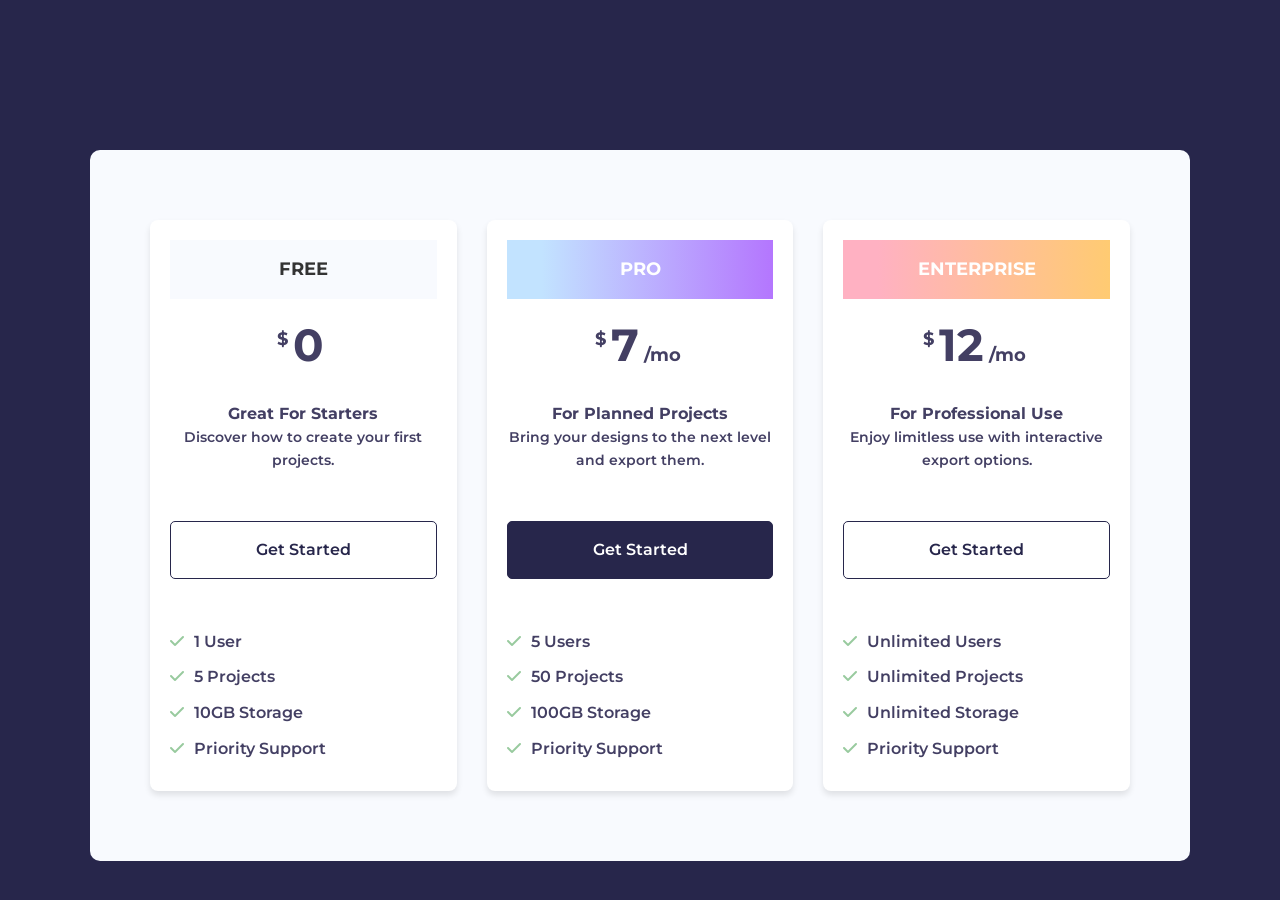
<file: pricing-grid-project/index.html>
<!DOCTYPE html>
<html lang="en">
  <head>
    <meta charset="UTF-8" />
    <meta name="viewport" content="width=device-width, initial-scale=1.0" />
    <link rel="preconnect" href="https://fonts.googleapis.com" />
    <link rel="preconnect" href="https://fonts.gstatic.com" crossorigin />
    <link
      href="https://fonts.googleapis.com/css2?family=Montserrat:ital,wght@0,100..900;1,100..900&display=swap"
      rel="stylesheet"
    />
    <link
      rel="stylesheet"
      href="https://cdnjs.cloudflare.com/ajax/libs/font-awesome/6.5.2/css/all.min.css"
      integrity="sha512-SnH5WK+bZxgPHs44uWIX+LLJAJ9/2PkPKZ5QiAj6Ta86w+fsb2TkcmfRyVX3pBnMFcV7oQPJkl9QevSCWr3W6A=="
      crossorigin="anonymous"
      referrerpolicy="no-referrer"
    />
    <link rel="stylesheet" href="styles.css" />
    <title>Pricing</title>
  </head>
  <body>
    <!-- https://www.uidesigndaily.com/posts/sketch-pricing-cards-ui-design-card-day-1352 -->
    <div class="container">
      <div class="pricing">
        <div class="card card-free">
          <h2>Free</h2>
          <p class="price"><sup>$</sup>0</p>
          <p class="price-info"><strong>Great For Starters</strong></p>
          <p class="main-text">Discover how to create your first projects.</p>
          <a href="#" class="btn">Get Started</a>
          <ul>
            <li><i class="fas fa-check"></i>1 User</li>
            <li><i class="fas fa-check"></i>5 Projects</li>
            <li><i class="fas fa-check"></i>10GB Storage</li>
            <li><i class="fas fa-check"></i>Priority Support</li>
          </ul>
        </div>
        <div class="card card-pro">
          <h2>Pro</h2>
          <p class="price">
            <sup>$</sup>7<span>/mo</span>
          </p>
          <p class="price-info"><strong>For Planned Projects</strong></p>
          <p class="main-text">
            Bring your designs to the next level and export them.
          </p>
          <a href="#" class="btn btn-primary">Get Started</a>
          <ul>
            <li><i class="fas fa-check"></i>5 Users</li>
            <li><i class="fas fa-check"></i>50 Projects</li>
            <li><i class="fas fa-check"></i>100GB Storage</li>
            <li><i class="fas fa-check"></i>Priority Support</li>
          </ul>
        </div>
        <div class="card card-enterprise">
          <h2>Enterprise</h2>
          <p class="price">
            <sup>$</sup>12<span>/mo</span>
          </p>
          <p class="price-info"><strong>For Professional Use</strong></p>
          <p class="main-text">
            Enjoy limitless use with interactive export options.
          </p>
          <a href="#" class="btn">Get Started</a>
          <ul>
            <li><i class="fas fa-check"></i>Unlimited Users</li>
            <li><i class="fas fa-check"></i>Unlimited Projects</li>
            <li><i class="fas fa-check"></i>Unlimited Storage</li>
            <li><i class="fas fa-check"></i>Priority Support</li>
          </ul>
        </div>
      </div>
    </div>
  </body>
</html>
</file>
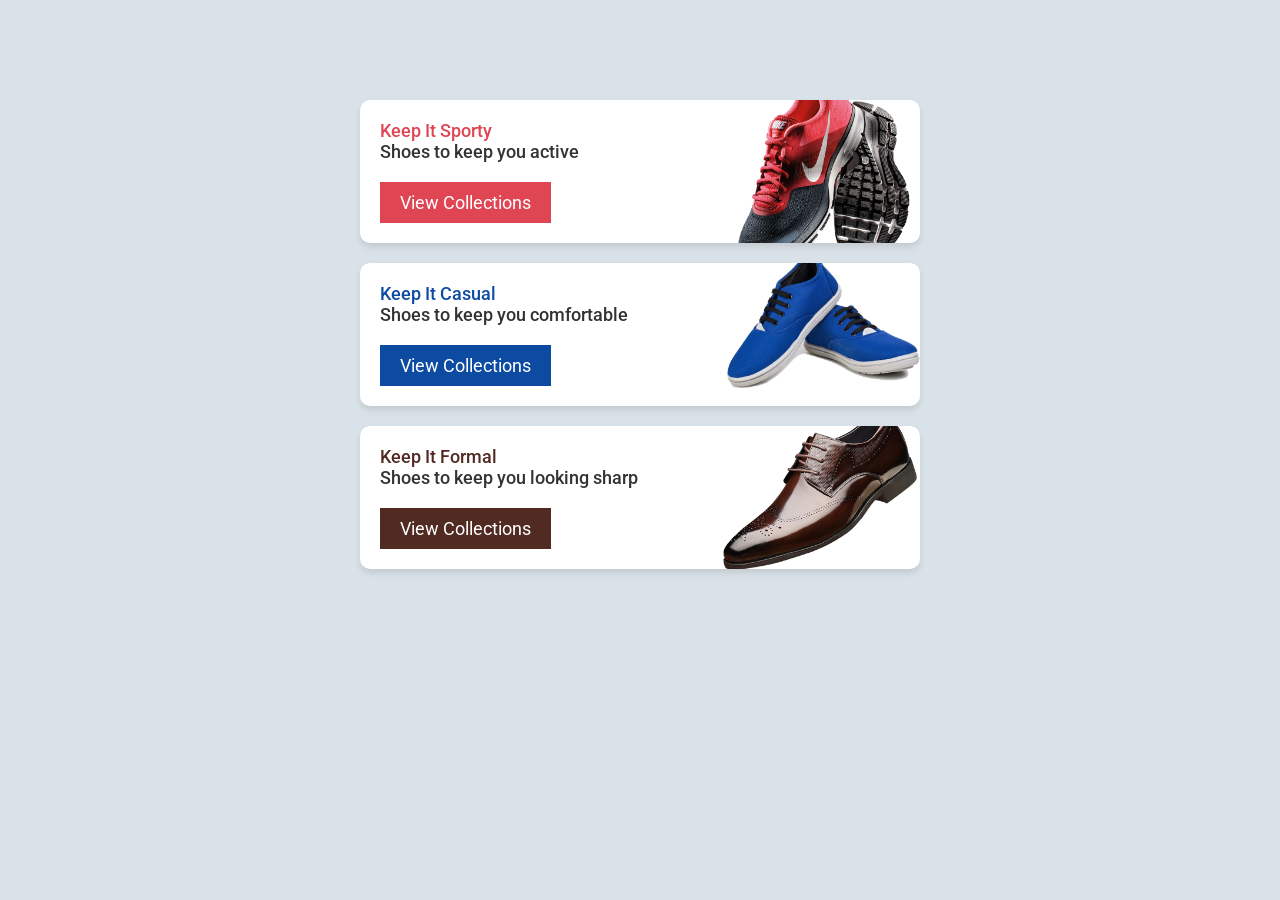
<file: shoe-cards-project/index.html>
<!DOCTYPE html>
<html lang="en">
  <head>
    <meta charset="UTF-8" />
    <meta name="viewport" content="width=device-width, initial-scale=1.0" />
    <link rel="preconnect" href="https://fonts.googleapis.com" />
    <link rel="preconnect" href="https://fonts.gstatic.com" crossorigin />
    <link
      href="https://fonts.googleapis.com/css2?family=Roboto:wght@400;500;700&display=swap"
      rel="stylesheet"
    />
    <link rel="stylesheet" href="styles.css" />
    <title>HTML & CSS Sandbox</title>
  </head>
  <body>
    <div class="container">
      <div class="card card-sporty">
        <h2>Keep It Sporty</h2>
        <p>Shoes to keep you active</p>
        <a href="#">View Collections</a>
      </div>
      <div class="card card-casual">
        <h2>Keep It Casual</h2>
        <p>Shoes to keep you comfortable</p>
        <a href="#">View Collections</a>
      </div>
      <div class="card card-formal">
        <h2>Keep It Formal</h2>
        <p>Shoes to keep you looking sharp</p>
        <a href="#">View Collections</a>
      </div>
    </div>
  </body>
</html>
</file>
<file: pricing-grid-project/styles.css>
* {
    margin: 0;
    padding: 0;
    box-sizing: border-box;
}

body {
    font-family: 'Montserrat', sans-serif;
    font-weight: 600;
    line-height: 1.6;
    background-color: #27264b;
    color: #433f63
}

a {
    text-decoration: none;
    color: #007bff
}

ul {
    list-style: none;
}

li {
    margin-bottom: 10px;
}

.container {
    background-color: #f8fafe;
    max-width: 1100px;
    margin: 0 auto;
    border-radius: 10px;
    padding: 70px 60px;
    margin-top: 150px;
}

.pricing {
    display: flex;
    justify-content: space-around;
    gap: 30px;
    flex-wrap: wrap;
}

.card {
    flex: 1;
    background-color: #fff;
    padding: 20px;
    text-align: center;
    box-shadow: 0 4px 6px rgba(0, 0, 0, 0.1);
    border-radius: 8px;
}

.card h2 {
    font-size: 18px;
    text-transform: uppercase;
    margin-bottom: 10px;
    padding: 15px;
    color: #333;
    background: #f8fafe;
}

.card-pro h2 {
    background: linear-gradient(90deg, rgba(194, 227, 255, 1) 13%, rgba(180, 118, 254, 1) 100%);
    color: #fff;
}

.card-enterprise h2 {
    color: #fff;
    background: linear-gradient(90deg, rgba(255, 177, 194, 1) 13%, rgba(255, 203, 114, 1) 100%);
}

/* Price */
.card .price {
    font-size: 45px;
    font-weight: 700;
    margin-bottom: 20px;
}

.card .price sup {
    font-size: 18px;
    position: relative;
    left: -5px;
}

.card .price span {
    font-size: 18px;
    margin-left: 5px;
}

.card .main-text {
    font-size: 14px;
    margin-bottom: 50px;
}

/* Buttons */
.btn {
    display: block;
    background-color: #fff;
    color: #27264b;
    border: 1px solid #27264b;
    padding: 15px;
    width: 100%;
    font-size: 16px;
    border-radius: 5px;
}

.btn-primary,
.btn:hover {
    background-color: #27264b;
    color: #fff;
}

.btn-primary:hover {
    background-color: #fff;
    color: #27264b;
}

/* List */
.card ul {
    text-align: left;
    margin-top: 50px;
}

.card ul li i {
    color: #98ca9e;
    margin-right: 10px;
}

@media (max-width: 768px) {
    .pricing {
        flex-direction: column;
    }
    .container {
        margin: 2rem;
        padding: 40px 30px;
    }
}
</file>
<file: shoe-cards-project/styles.css>
* {
  margin: 0;
  padding: 0;
  box-sizing: border-box;
}

body {
  font-family: 'Roboto', sans-serif;
  background-color: #d9e2e8;
}

.container {
  max-width: 600px;
  margin: 100px auto;
  padding: 0 20px;
}

/* Card */
.card {
  background-color: #fff;
  margin: 20px 0;
  padding: 20px 20px 30px;
  border-radius: 10px;
  box-shadow: 0 4px 6px rgba(0, 0, 0, 0.1);
}

.card h2 {
  font-size: 18px;
  font-weight: 500;
}

.card p {
  font-size: 18px;
  font-weight: 500;
  color: #333;
  margin-bottom: 30px;
}

/* Heading Colors */
.card-sporty {
  color: #e04553
}

.card-casual {
  color: #0d4ba3
}

.card-formal {
  color: #512b22
}

.card a {
  text-decoration: none;
  color: white;
  background-color: #333;
  padding: 10px 20px;
  font-size: 18px;
}

.card a:hover {
  opacity: 0.9;
}

/* Link Colors */
.card-sporty a {
  background-color: #e04553;
}

.card-casual a {
  background-color: #0d4ba3;
}

.card-formal a {
  background-color: #512b22;
}

/* Background Images */
.card-sporty {
  background: #fff url('./images/sporty.png') no-repeat center right;
  background-size: 200px;
}

.card-casual {
  background: #fff url('./images/casual.png') no-repeat center right;
  background-size: 200px;
}


.card-formal {
  background: #fff url('./images/formal.png') no-repeat center right;
  background-size: 200px;
}
</file>
